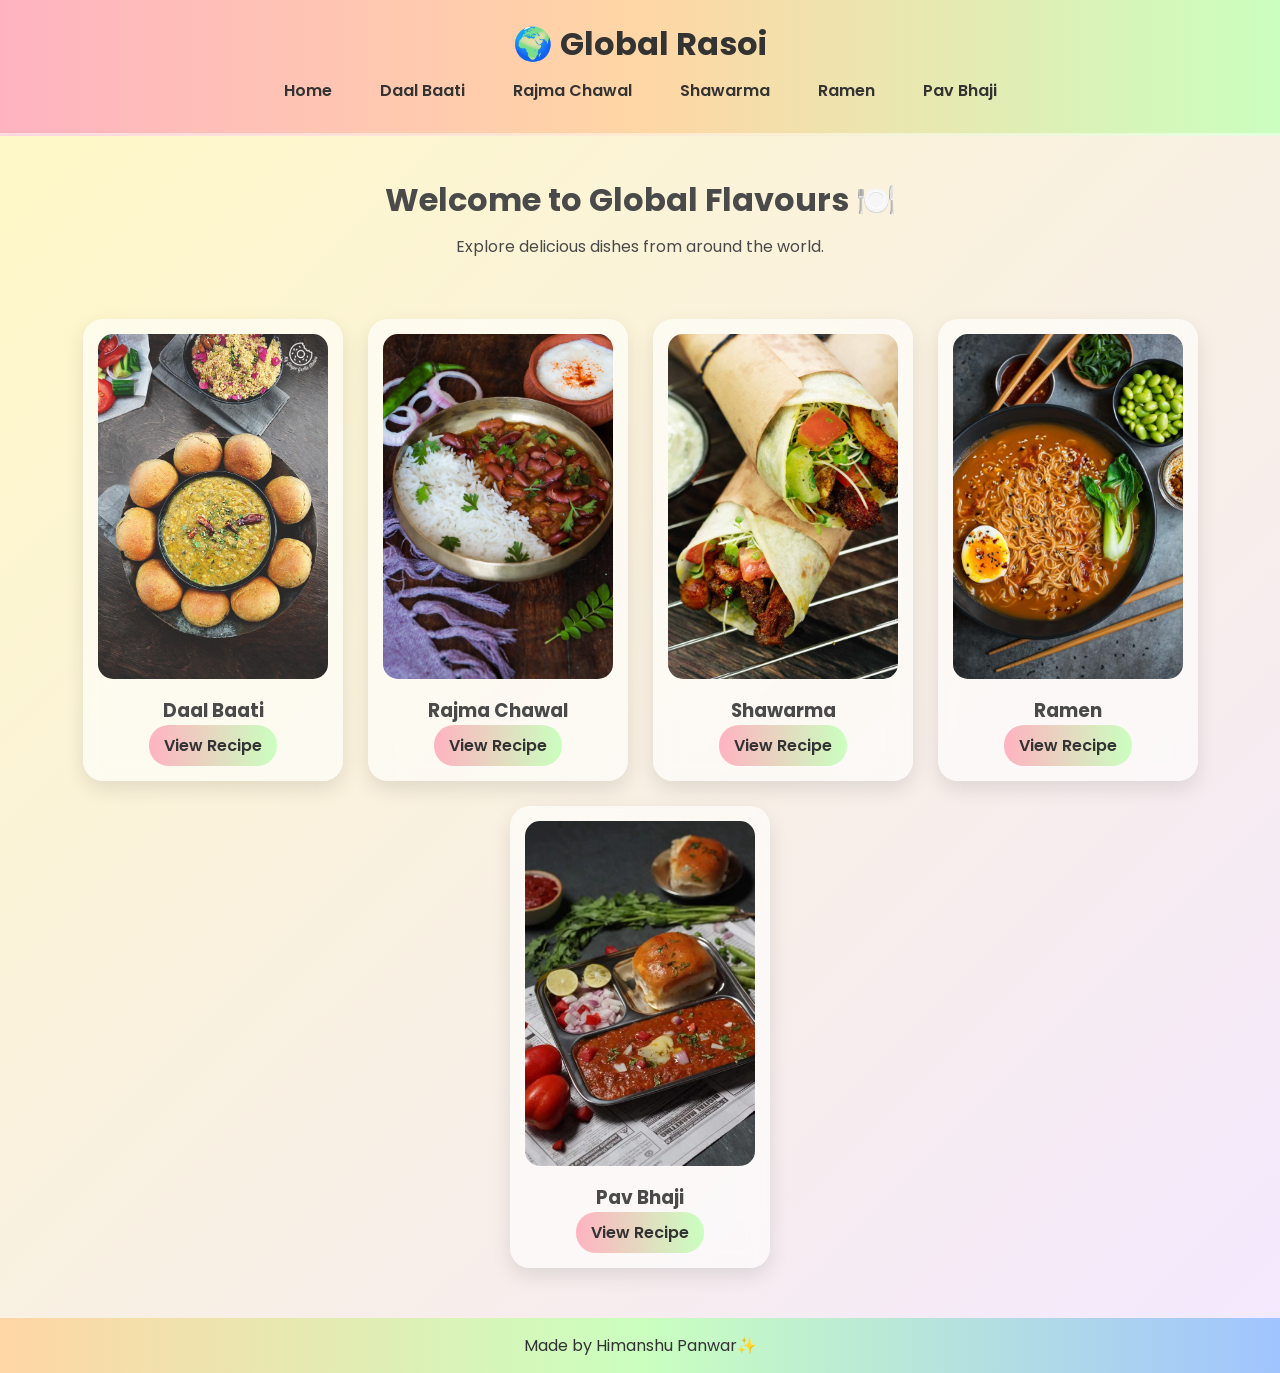
<file: index.html>
<!DOCTYPE html>
<html lang="en">
<head>
<meta charset="UTF-8">
<meta name="viewport" content="width=device-width, initial-scale=1.0">
<title>Global Rasoi</title>

<link rel="stylesheet" href="css/styles.css">
<link href="https://fonts.googleapis.com/css2?family=Poppins:wght@300;600&display=swap" rel="stylesheet">

</head>
<body>

<header>
<h1>🌍 Global Rasoi</h1>

<nav>
<ul>
<li><a href="index.html">Home</a></li>
<li><a href="daalbaati.html">Daal Baati</a></li>
<li><a href="rajmachawal.html">Rajma Chawal</a></li>
<li><a href="shawarma.html">Shawarma</a></li>
<li><a href="ramen.html">Ramen</a></li>
<li><a href="pavbhaji.html">Pav Bhaji</a></li>
</ul>
</nav>
</header>

<section class="intro">
<h2>Welcome to Global Flavours 🍽️</h2>
<p>Explore delicious dishes from around the world.</p>
</section>

<section class="cards">

<div class="card">
<img src="images/daalbaati.jpg">
<h3>Daal Baati</h3>
<a href="daalbaati.html">View Recipe</a>
</div>

<div class="card">
<img src="images/rajmachawal.jpg">
<h3>Rajma Chawal</h3>
<a href="rajmachawal.html">View Recipe</a>
</div>

<div class="card">
<img src="images/shawarma.jpg">
<h3>Shawarma</h3>
<a href="shawarma.html">View Recipe</a>
</div>

<div class="card">
<img src="images/ramen.jpg">
<h3>Ramen</h3>
<a href="ramen.html">View Recipe</a>
</div>

<div class="card">
<img src="images/pavbhaji.jpg">
<h3>Pav Bhaji</h3>
<a href="pavbhaji.html">View Recipe</a>
</div>

</section>

<footer>
<p>Made by Himanshu Panwar✨</p>
</footer>

</body>
</html>
</file>
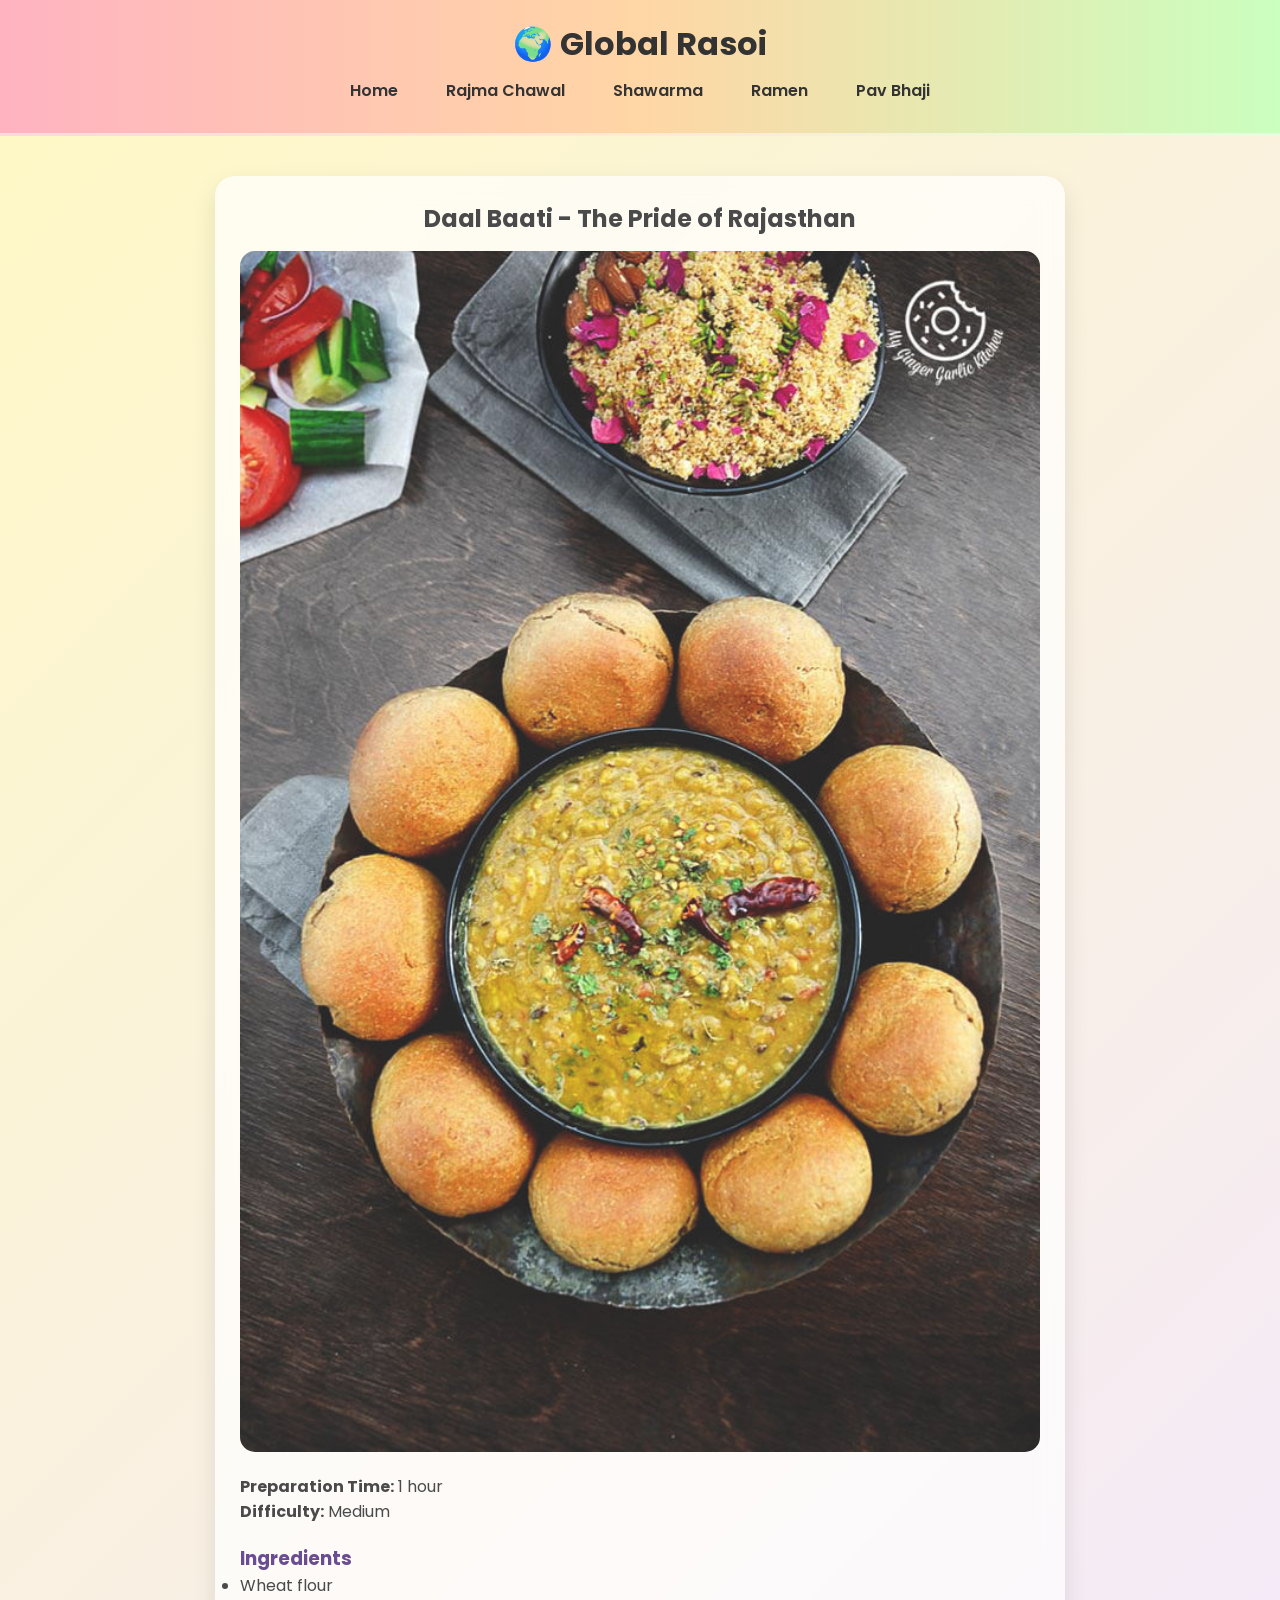
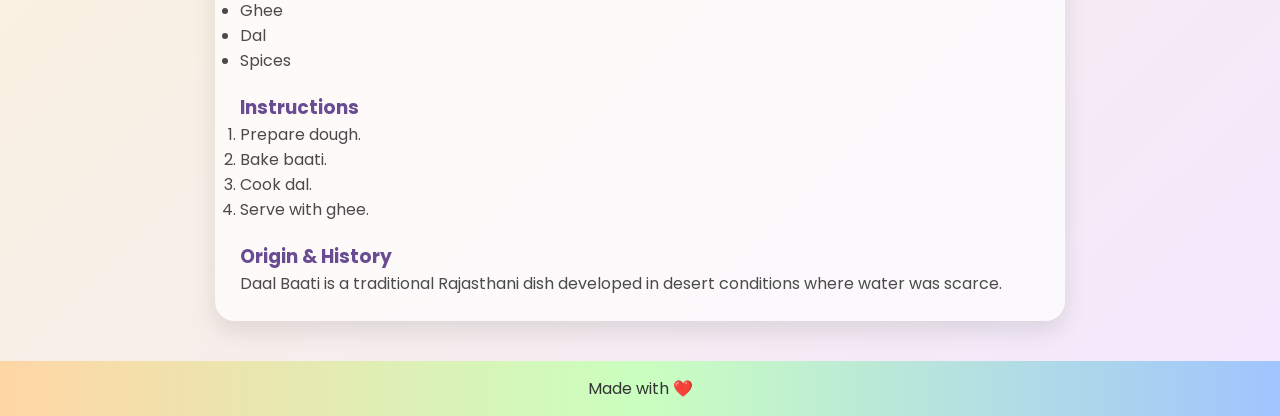
<file: daalbaati.html>
<!DOCTYPE html>
<html lang="en">
<head>
<meta charset="UTF-8">
<meta name="viewport" content="width=device-width, initial-scale=1.0">
<title>Daal Baati</title>

<link rel="stylesheet" href="css/styles.css">
<link href="https://fonts.googleapis.com/css2?family=Poppins:wght@300;600&display=swap" rel="stylesheet">

</head>
<body>

<header>
<h1>🌍 Global Rasoi</h1>
<nav>
<ul>
<li><a href="index.html">Home</a></li>
<li><a href="rajmachawal.html">Rajma Chawal</a></li>
<li><a href="shawarma.html">Shawarma</a></li>
<li><a href="ramen.html">Ramen</a></li>
<li><a href="pavbhaji.html">Pav Bhaji</a></li>
</ul>
</nav>
</header>

<section class="recipe">
<h2>Daal Baati - The Pride of Rajasthan</h2>
<img src="images/daalbaati.jpg" alt="Daal Baati">

<p><strong>Preparation Time:</strong> 1 hour</p>
<p><strong>Difficulty:</strong> Medium</p>

<h3>Ingredients</h3>
<ul>
<li>Wheat flour</li>
<li>Ghee</li>
<li>Dal</li>
<li>Spices</li>
</ul>

<h3>Instructions</h3>
<ol>
<li>Prepare dough.</li>
<li>Bake baati.</li>
<li>Cook dal.</li>
<li>Serve with ghee.</li>
</ol>

<h3>Origin & History</h3>
<p>
Daal Baati is a traditional Rajasthani dish developed in desert conditions where water was scarce.
</p>
</section>

<footer><p>Made with ❤️</p></footer>

</body>
</html>
</file>
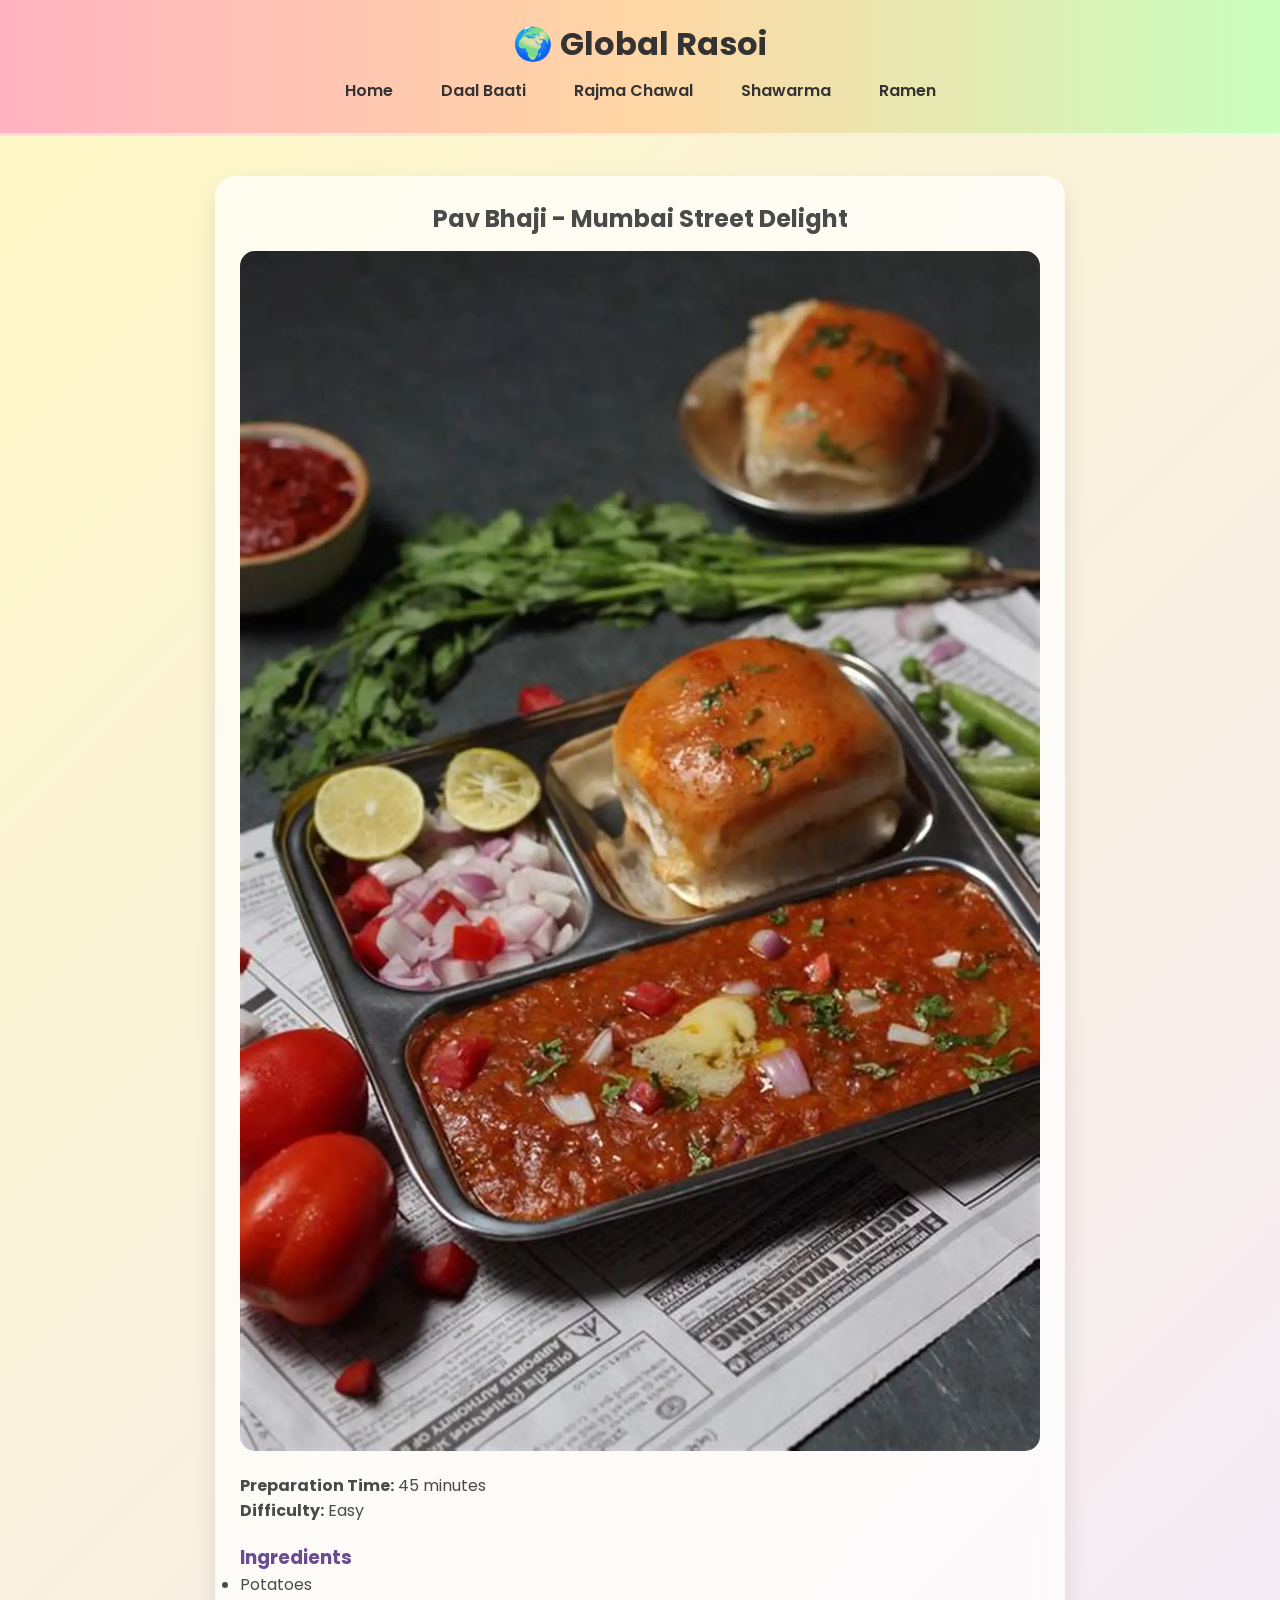
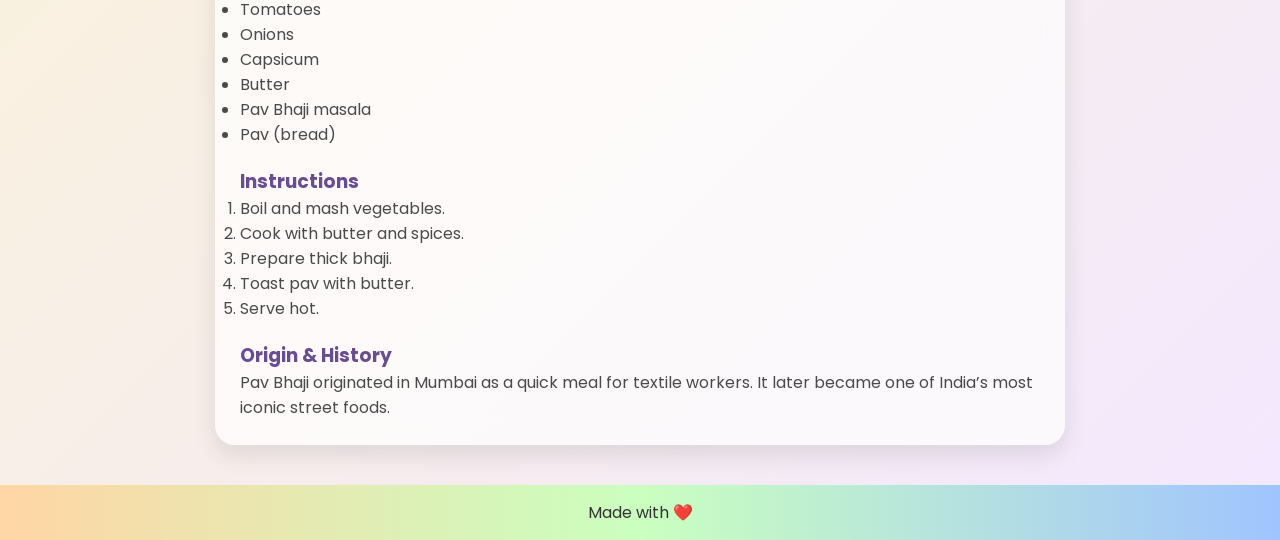
<file: pavbhaji.html>
<!DOCTYPE html>
<html lang="en">
<head>
<meta charset="UTF-8">
<meta name="viewport" content="width=device-width, initial-scale=1.0">
<title>Pav Bhaji</title>

<link rel="stylesheet" href="css/styles.css">
<link href="https://fonts.googleapis.com/css2?family=Poppins:wght@300;600&display=swap" rel="stylesheet">

</head>
<body>

<header>
<h1>🌍 Global Rasoi</h1>

<nav>
<ul>
<li><a href="index.html">Home</a></li>
<li><a href="daalbaati.html">Daal Baati</a></li>
<li><a href="rajmachawal.html">Rajma Chawal</a></li>
<li><a href="shawarma.html">Shawarma</a></li>
<li><a href="ramen.html">Ramen</a></li>
</ul>
</nav>

</header>

<section class="recipe">

<h2>Pav Bhaji - Mumbai Street Delight</h2>
<img src="images/pavbhaji.jpg" alt="Pav Bhaji">

<p><strong>Preparation Time:</strong> 45 minutes</p>
<p><strong>Difficulty:</strong> Easy</p>

<h3>Ingredients</h3>
<ul>
<li>Potatoes</li>
<li>Tomatoes</li>
<li>Onions</li>
<li>Capsicum</li>
<li>Butter</li>
<li>Pav Bhaji masala</li>
<li>Pav (bread)</li>
</ul>

<h3>Instructions</h3>
<ol>
<li>Boil and mash vegetables.</li>
<li>Cook with butter and spices.</li>
<li>Prepare thick bhaji.</li>
<li>Toast pav with butter.</li>
<li>Serve hot.</li>
</ol>

<h3>Origin & History</h3>
<p>
Pav Bhaji originated in Mumbai as a quick meal for textile workers. It later became one of India’s most iconic street foods.
</p>

</section>

<footer>
<p>Made with ❤️</p>
</footer>

</body>
</html>
</file>
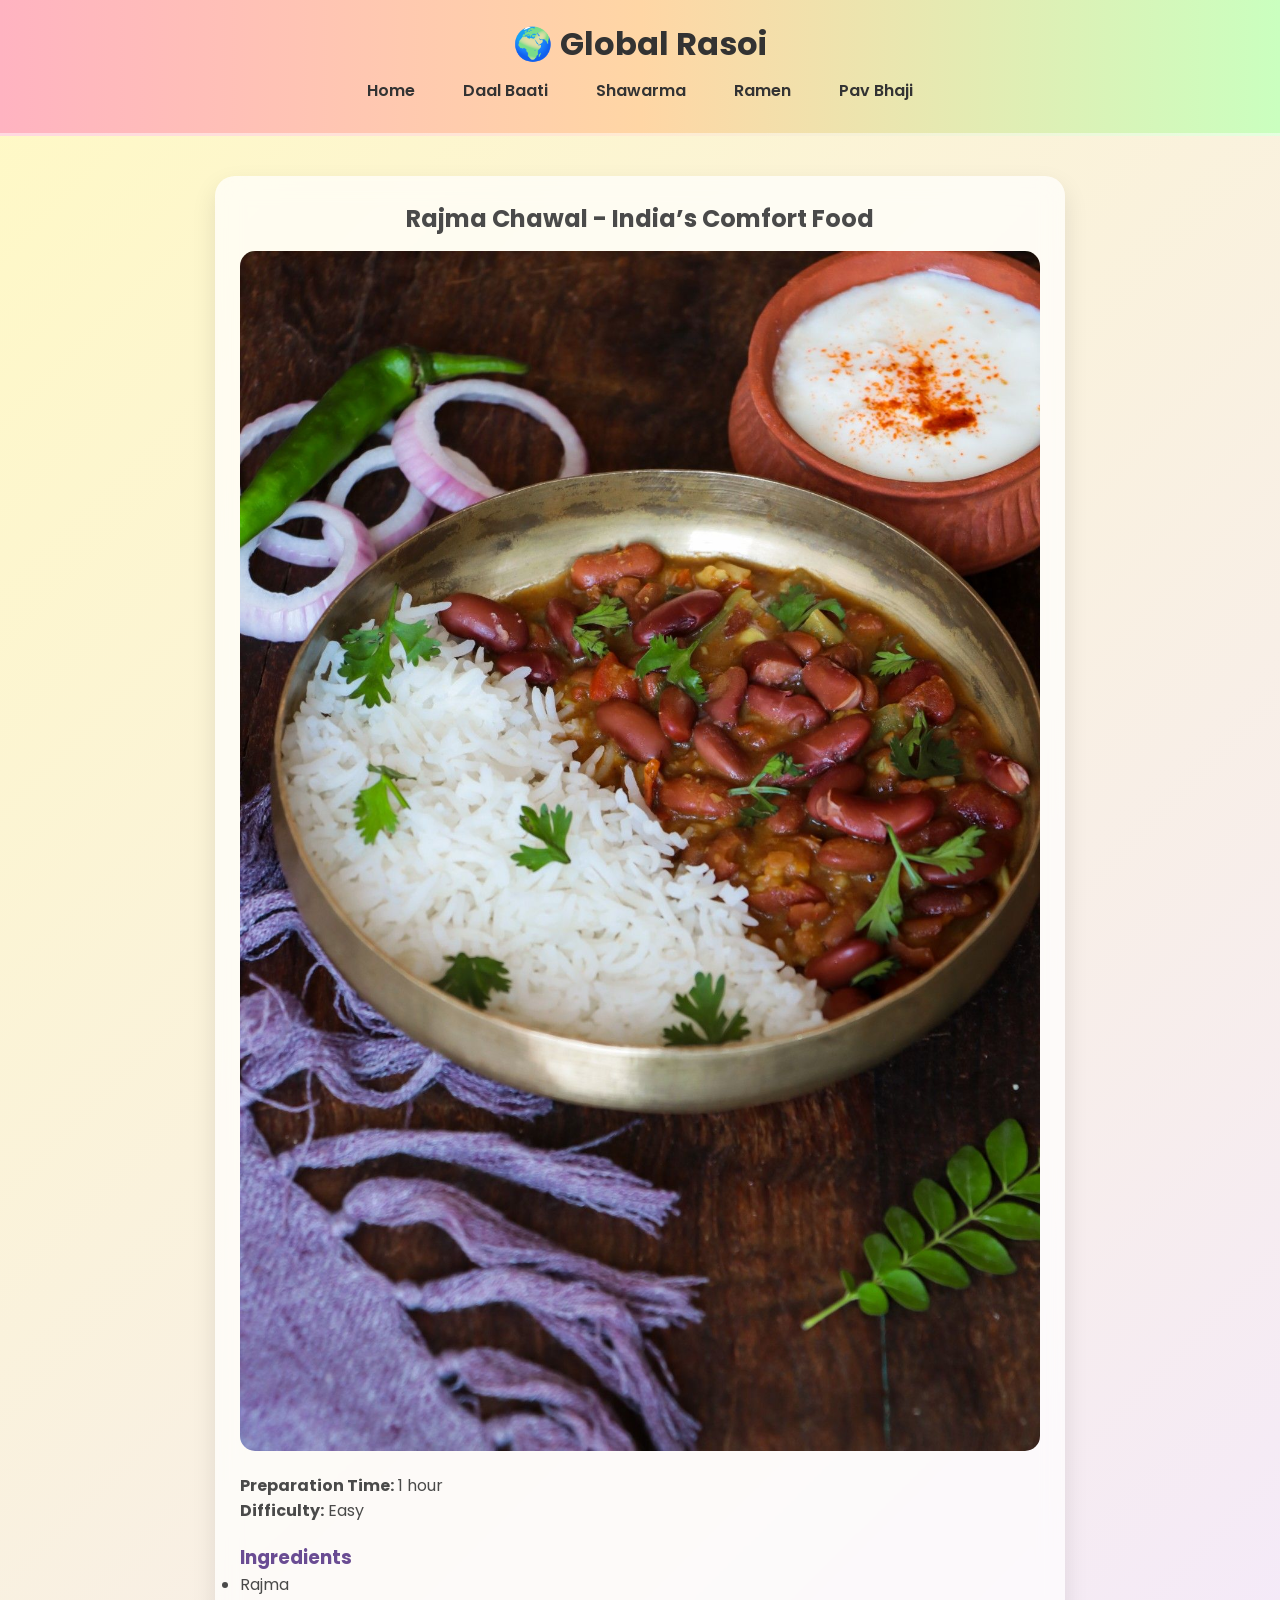
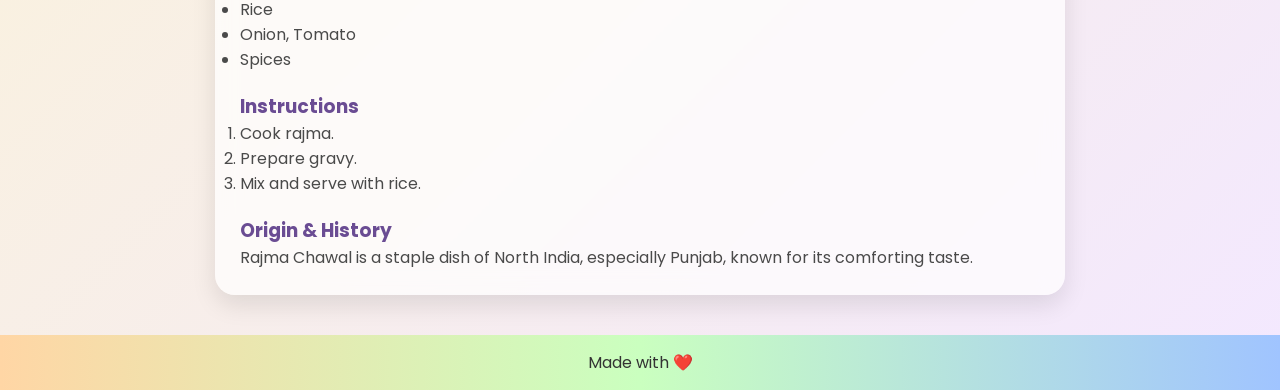
<file: rajmachawal.html>
<!DOCTYPE html>
<html lang="en">
<head>
<meta charset="UTF-8">
<meta name="viewport" content="width=device-width, initial-scale=1.0">
<title>Rajma Chawal</title>

<link rel="stylesheet" href="css/styles.css">
<link href="https://fonts.googleapis.com/css2?family=Poppins:wght@300;600&display=swap" rel="stylesheet">

</head>
<body>

<header>
<h1>🌍 Global Rasoi</h1>
<nav>
<ul>
<li><a href="index.html">Home</a></li>
<li><a href="daalbaati.html">Daal Baati</a></li>
<li><a href="shawarma.html">Shawarma</a></li>
<li><a href="ramen.html">Ramen</a></li>
<li><a href="pavbhaji.html">Pav Bhaji</a></li>
</ul>
</nav>
</header>

<section class="recipe">
<h2>Rajma Chawal - India’s Comfort Food</h2>
<img src="images/rajmachawal.jpg" alt="Rajma Chawal">

<p><strong>Preparation Time:</strong> 1 hour</p>
<p><strong>Difficulty:</strong> Easy</p>

<h3>Ingredients</h3>
<ul>
<li>Rajma</li>
<li>Rice</li>
<li>Onion, Tomato</li>
<li>Spices</li>
</ul>

<h3>Instructions</h3>
<ol>
<li>Cook rajma.</li>
<li>Prepare gravy.</li>
<li>Mix and serve with rice.</li>
</ol>

<h3>Origin & History</h3>
<p>
Rajma Chawal is a staple dish of North India, especially Punjab, known for its comforting taste.
</p>
</section>

<footer><p>Made with ❤️</p></footer>

</body>
</html>
</file>
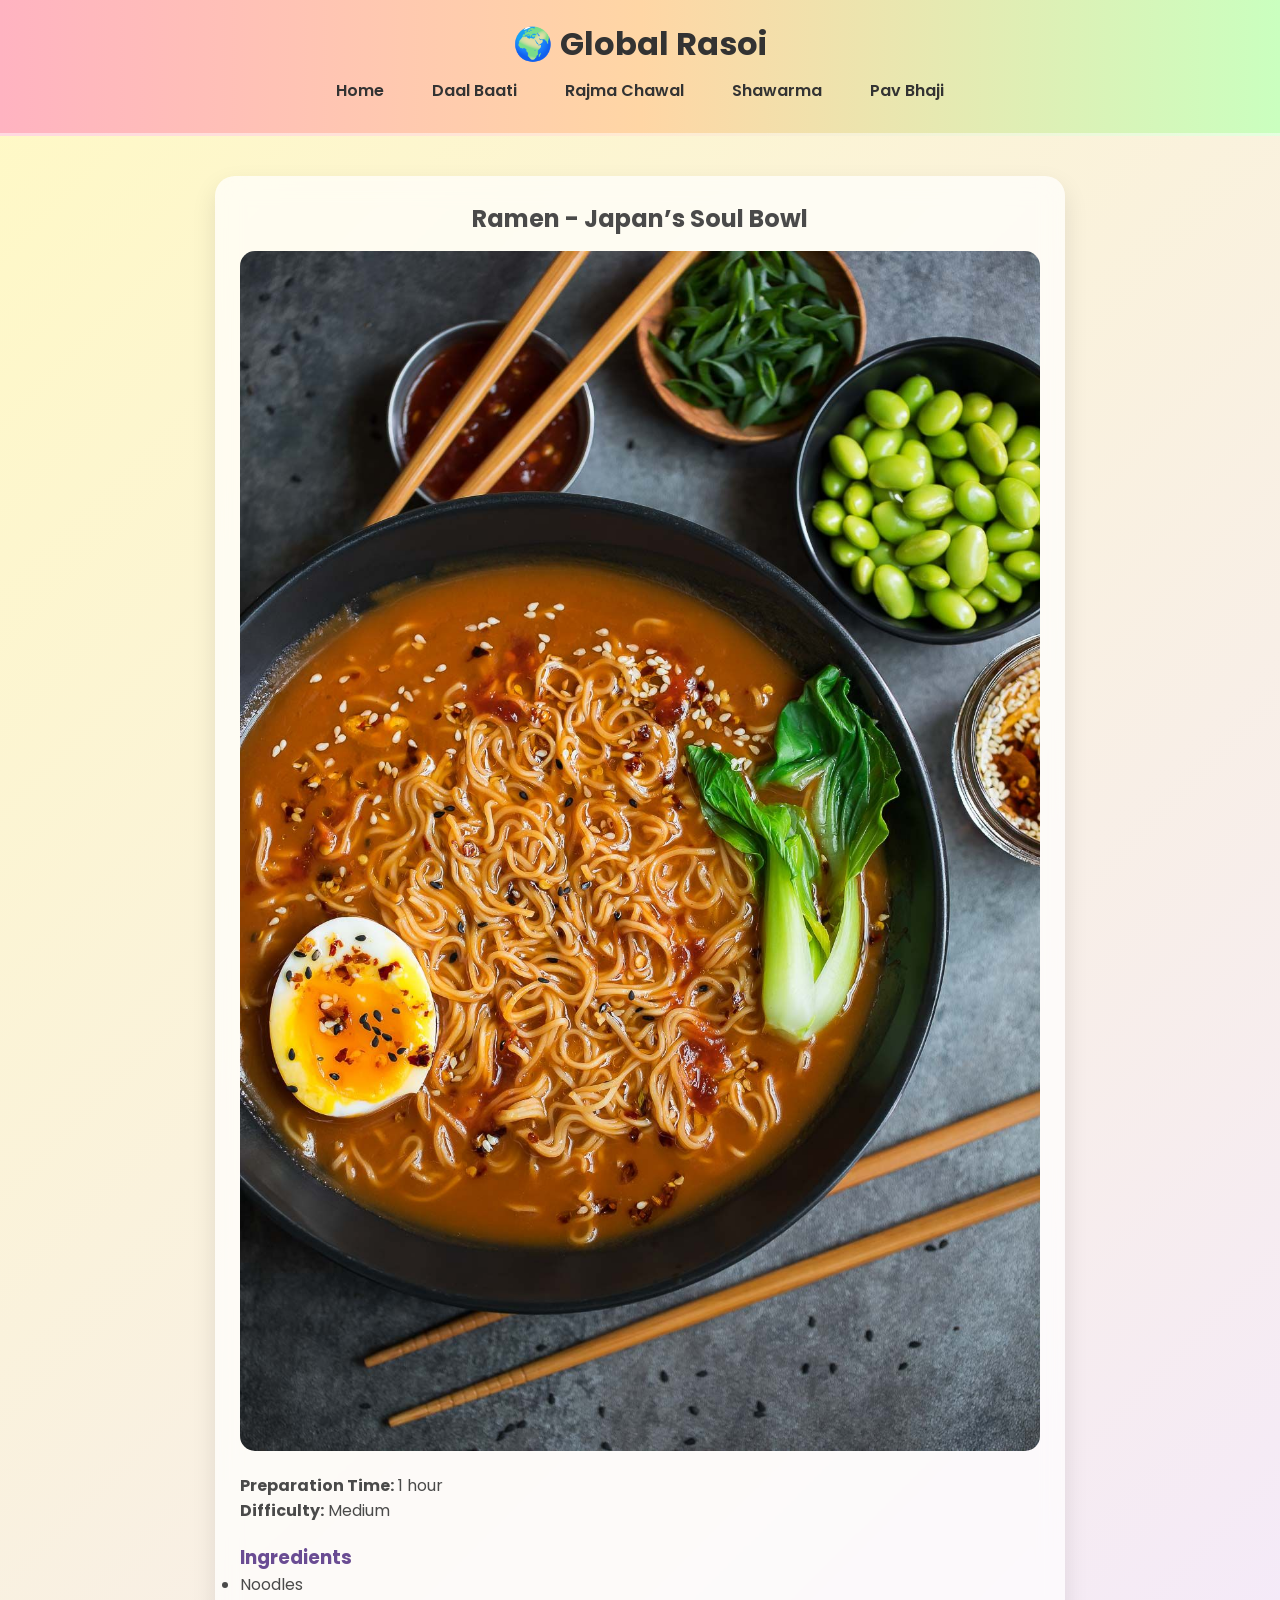
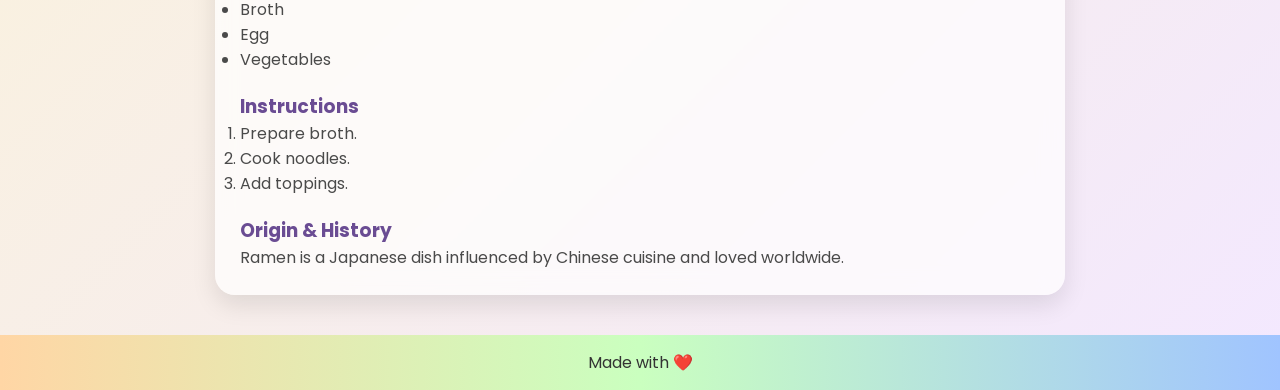
<file: ramen.html>
<!DOCTYPE html>
<html lang="en">
<head>
<meta charset="UTF-8">
<meta name="viewport" content="width=device-width, initial-scale=1.0">
<title>Ramen</title>

<link rel="stylesheet" href="css/styles.css">
<link href="https://fonts.googleapis.com/css2?family=Poppins:wght@300;600&display=swap" rel="stylesheet">

</head>
<body>

<header>
<h1>🌍 Global Rasoi</h1>
<nav>
<ul>
<li><a href="index.html">Home</a></li>
<li><a href="daalbaati.html">Daal Baati</a></li>
<li><a href="rajmachawal.html">Rajma Chawal</a></li>
<li><a href="shawarma.html">Shawarma</a></li>
<li><a href="pavbhaji.html">Pav Bhaji</a></li>
</ul>
</nav>
</header>

<section class="recipe">
<h2>Ramen - Japan’s Soul Bowl</h2>
<img src="images/ramen.jpg" alt="Ramen">

<p><strong>Preparation Time:</strong> 1 hour</p>
<p><strong>Difficulty:</strong> Medium</p>

<h3>Ingredients</h3>
<ul>
<li>Noodles</li>
<li>Broth</li>
<li>Egg</li>
<li>Vegetables</li>
</ul>

<h3>Instructions</h3>
<ol>
<li>Prepare broth.</li>
<li>Cook noodles.</li>
<li>Add toppings.</li>
</ol>

<h3>Origin & History</h3>
<p>
Ramen is a Japanese dish influenced by Chinese cuisine and loved worldwide.
</p>
</section>

<footer><p>Made with ❤️</p></footer>

</body>
</html>
</file>
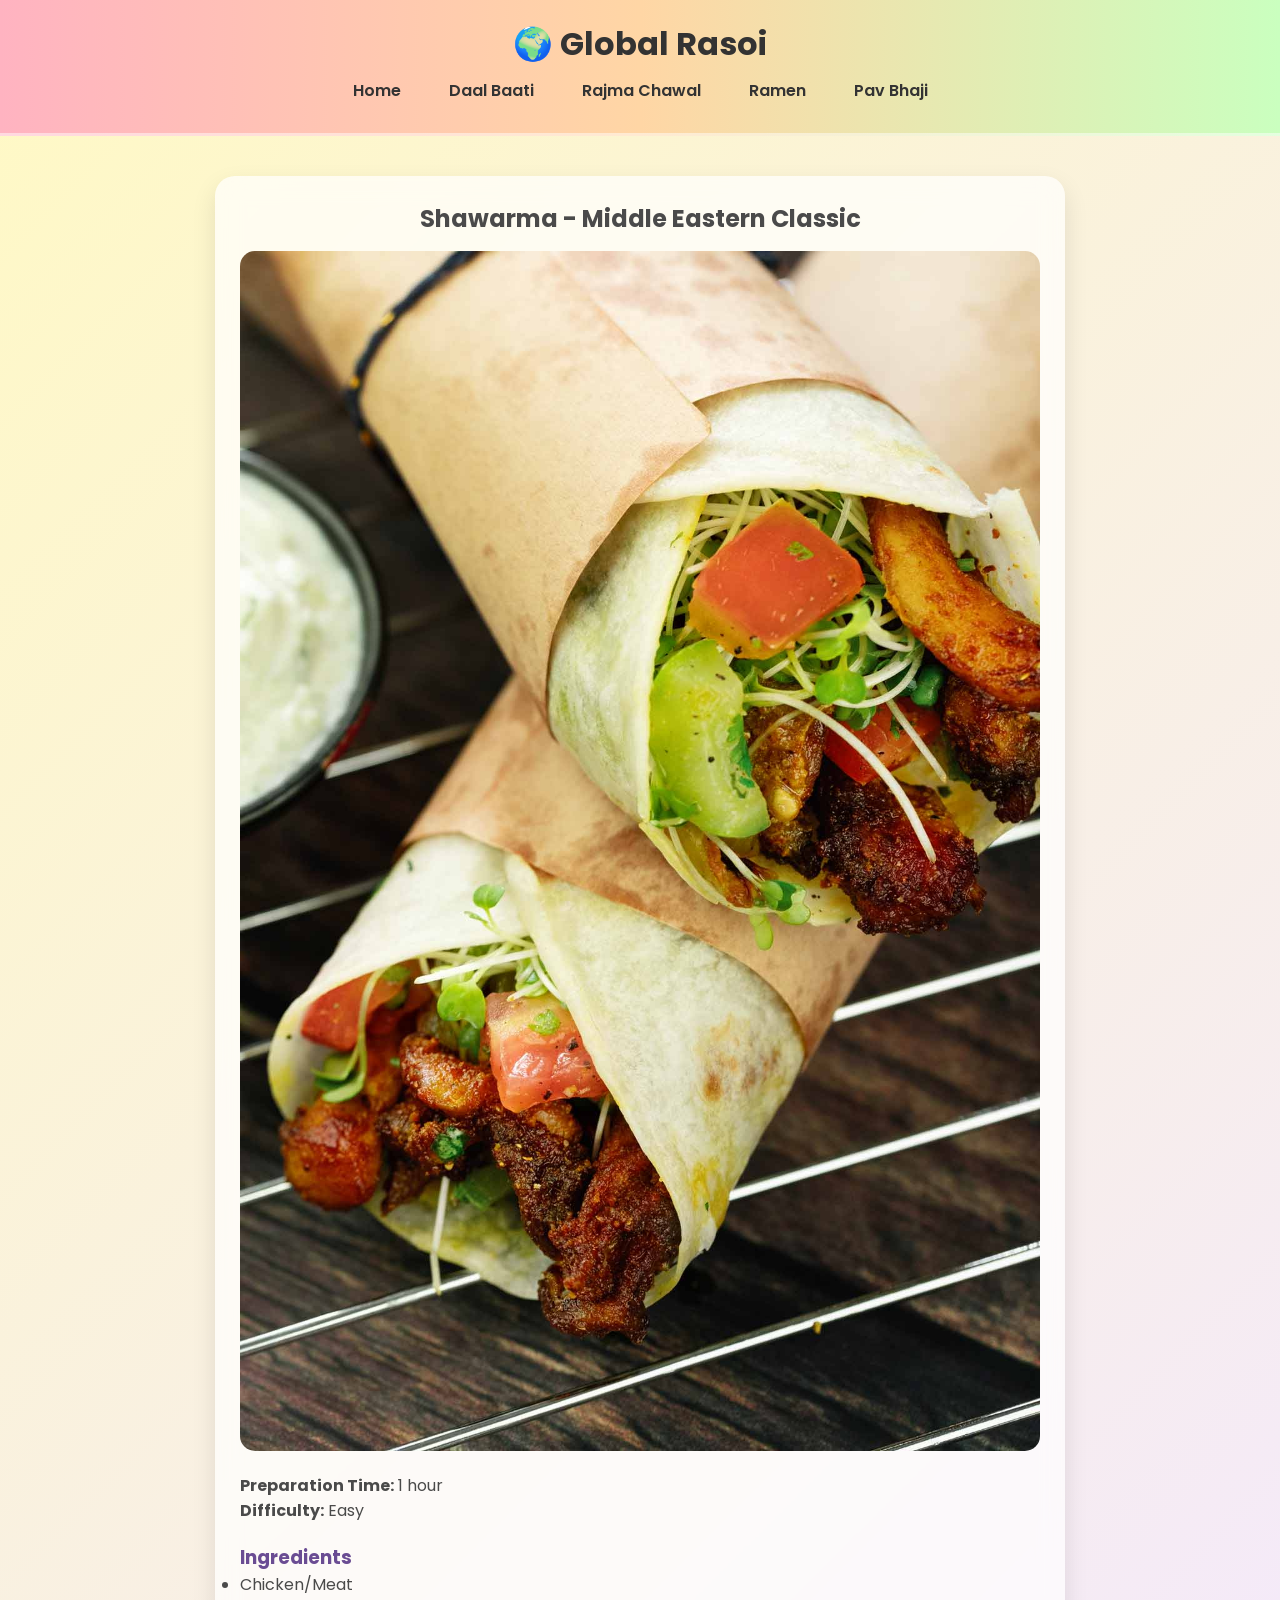
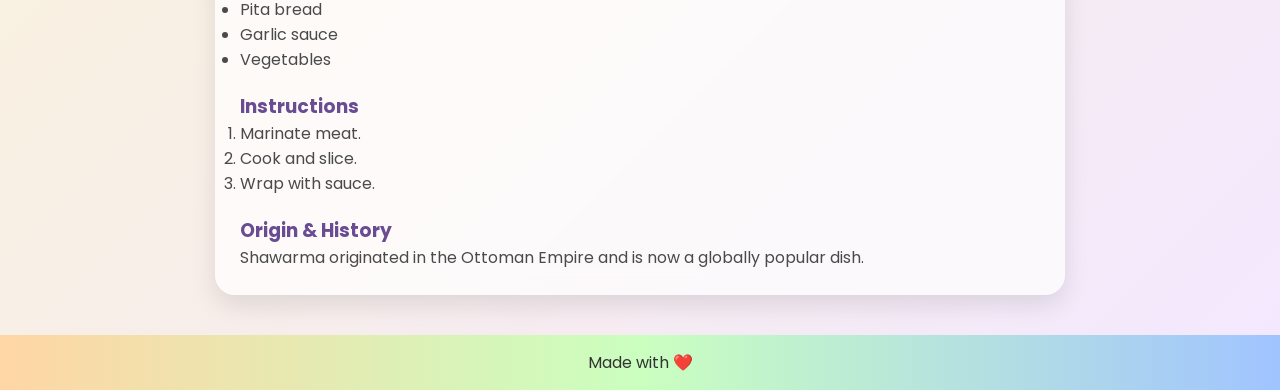
<file: shawarma.html>
<!DOCTYPE html>
<html lang="en">
<head>
<meta charset="UTF-8">
<meta name="viewport" content="width=device-width, initial-scale=1.0">
<title>Shawarma</title>

<link rel="stylesheet" href="css/styles.css">
<link href="https://fonts.googleapis.com/css2?family=Poppins:wght@300;600&display=swap" rel="stylesheet">

</head>
<body>

<header>
<h1>🌍 Global Rasoi</h1>
<nav>
<ul>
<li><a href="index.html">Home</a></li>
<li><a href="daalbaati.html">Daal Baati</a></li>
<li><a href="rajmachawal.html">Rajma Chawal</a></li>
<li><a href="ramen.html">Ramen</a></li>
<li><a href="pavbhaji.html">Pav Bhaji</a></li>
</ul>
</nav>
</header>

<section class="recipe">
<h2>Shawarma - Middle Eastern Classic</h2>
<img src="images/shawarma.jpg" alt="Shawarma">

<p><strong>Preparation Time:</strong> 1 hour</p>
<p><strong>Difficulty:</strong> Easy</p>

<h3>Ingredients</h3>
<ul>
<li>Chicken/Meat</li>
<li>Pita bread</li>
<li>Garlic sauce</li>
<li>Vegetables</li>
</ul>

<h3>Instructions</h3>
<ol>
<li>Marinate meat.</li>
<li>Cook and slice.</li>
<li>Wrap with sauce.</li>
</ol>

<h3>Origin & History</h3>
<p>
Shawarma originated in the Ottoman Empire and is now a globally popular dish.
</p>
</section>

<footer><p>Made with ❤️</p></footer>

</body>
</html>
</file>
<file: css/styles.css>
/* RESET */
* {
    margin: 0;
    padding: 0;
    box-sizing: border-box;
}

/* BODY - MULTI PASTEL GRADIENT */
body {
    font-family: 'Poppins', sans-serif;
    color: #4a4a4a;

    background: linear-gradient(-45deg, 
        #ffe4ec,   /* pastel pink */
        #fff1e6,   /* peach */
        #e0f7fa,   /* mint */
        #f3e8ff,   /* lavender */
        #fff9c4    /* soft yellow */
    );
    background-size: 400% 400%;
    animation: pastelFlow 15s ease infinite;
}

/* ANIMATION */
@keyframes pastelFlow {
    0% { background-position: 0% 50%; }
    50% { background-position: 100% 50%; }
    100% { background-position: 0% 50%; }
}

/* HEADER */
header {
    background: linear-gradient(90deg, #ffb3c1, #ffd6a5, #caffbf);
    color: #333;
    padding: 20px;
    text-align: center;
    border-bottom: 3px solid rgba(255,255,255,0.5);
}

/* NAVBAR */
nav ul {
    display: flex;
    justify-content: center;
    list-style: none;
    flex-wrap: wrap;
}

nav li {
    margin: 10px;
}

nav a {
    text-decoration: none;
    color: #333;
    font-weight: 600;
    padding: 8px 14px;
    border-radius: 20px;
    transition: all 0.3s ease;
}

/* NAV HOVER */
nav a:hover {
    background: rgba(255,255,255,0.6);
    transform: scale(1.1);
}

/* INTRO */
.intro {
    text-align: center;
    padding: 40px 20px;
}

.intro h2 {
    font-size: 2rem;
    margin-bottom: 10px;
}

/* CARDS */
.cards {
    display: flex;
    flex-wrap: wrap;
    justify-content: center;
    gap: 25px;
    padding: 20px;
}

/* CARD STYLE */
.card {
    background: rgba(255,255,255,0.6);
    backdrop-filter: blur(10px);
    border-radius: 20px;
    width: 260px;
    padding: 15px;
    text-align: center;

    box-shadow: 0 8px 20px rgba(0,0,0,0.1);
    transition: all 0.3s ease;
}

/* CARD HOVER */
.card:hover {
    transform: translateY(-10px) scale(1.05);
}

/* IMAGE */
.card img {
    width: 100%;
    border-radius: 15px;
    margin-bottom: 10px;
}

/* BUTTON */
.card a {
    display: inline-block;
    padding: 8px 15px;
    background: linear-gradient(90deg, #ffb3c1, #caffbf);
    color: #333;
    border-radius: 20px;
    text-decoration: none;
    font-weight: 600;
    transition: 0.3s;
}

.card a:hover {
    transform: scale(1.1);
    background: linear-gradient(90deg, #ffd6a5, #a0c4ff);
}

/* RECIPE PAGE */
.recipe {
    max-width: 850px;
    margin: 40px auto;

    background: rgba(255,255,255,0.7);
    backdrop-filter: blur(12px);

    padding: 25px;
    border-radius: 20px;

    box-shadow: 0 10px 25px rgba(0,0,0,0.1);
}

/* IMAGE */
.recipe img {
    width: 100%;
    border-radius: 15px;
    margin: 15px 0;
}

/* HEADINGS */
.recipe h2 {
    text-align: center;
}

.recipe h3 {
    margin-top: 20px;
    color: #6a4c93; /* soft purple accent */
}

/* FOOTER */
footer {
    text-align: center;
    padding: 15px;
    margin-top: 30px;

    background: linear-gradient(90deg, #ffd6a5, #caffbf, #a0c4ff);
    color: #333;
}

/* RESPONSIVE */
@media (max-width: 768px) {
    .cards {
        flex-direction: column;
        align-items: center;
    }

    nav ul {
        flex-direction: column;
    }
}
</file>
